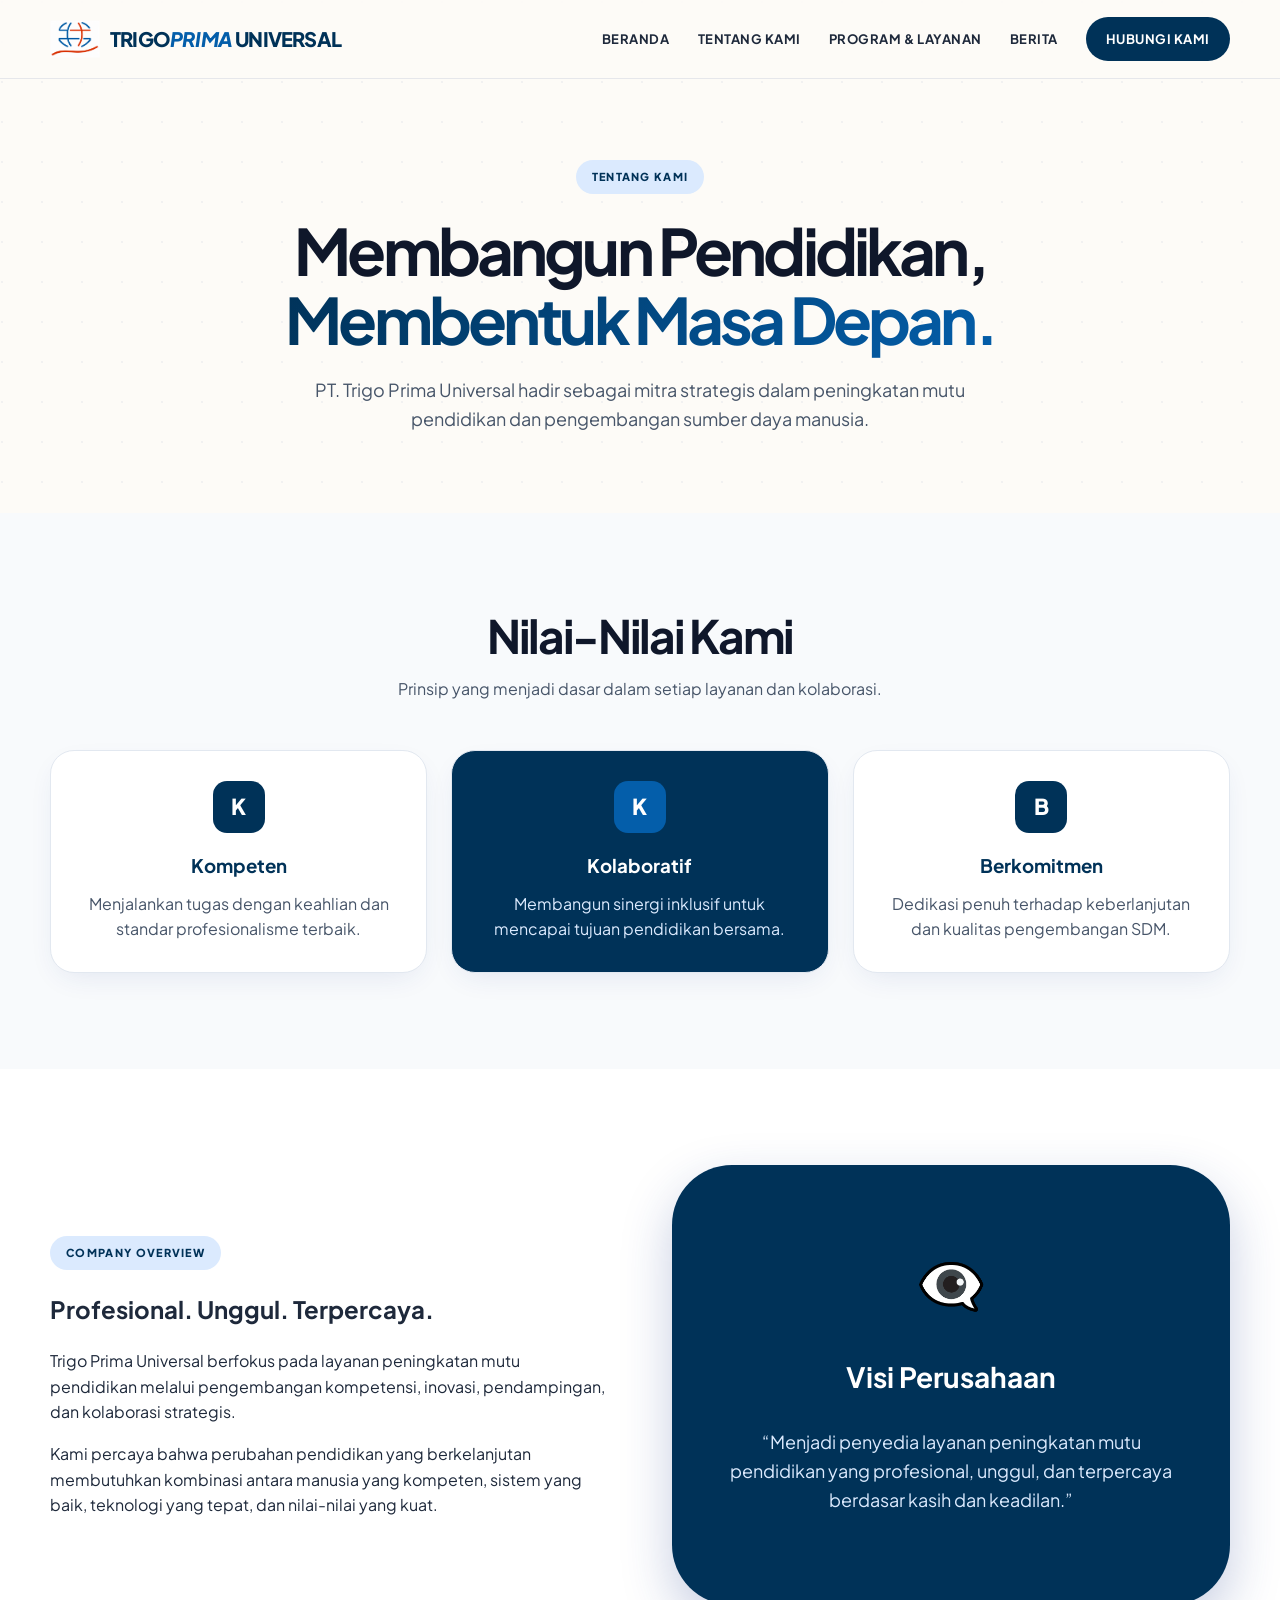
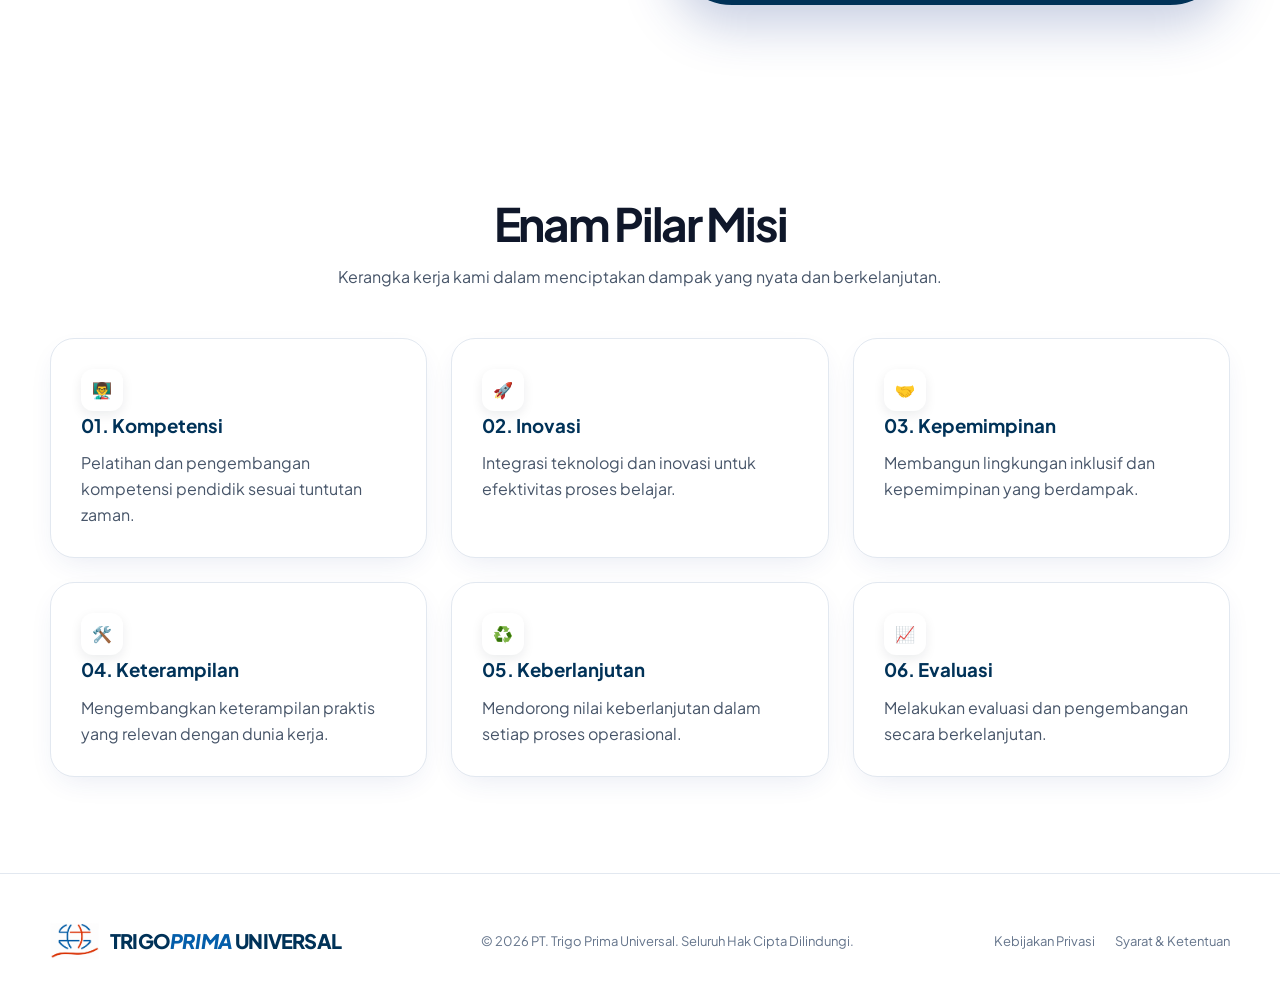
<file: trigo-prima-website-final/about.html>
<!DOCTYPE html>
<html lang="id">
<head>
    <meta charset="UTF-8">
    <meta name="viewport" content="width=device-width, initial-scale=1.0">
    <title>Tentang Kami | PT. Trigo Prima Universal</title>
    <link rel="stylesheet" href="style.css">
    
</head>
<body>
    <div id="site-header"></div>

    
<main>
    <section class="page-hero">
        <div class="container">
            <span class="eyebrow">Tentang Kami</span>
            <h1>Membangun Pendidikan,<br><span class="gradient-text">Membentuk Masa Depan.</span></h1>
            <p>PT. Trigo Prima Universal hadir sebagai mitra strategis dalam peningkatan mutu pendidikan dan pengembangan sumber daya manusia.</p>
        </div>
    </section>

    <section class="section section-muted">
        <div class="container">
            <div class="section-heading">
                <h2>Nilai-Nilai Kami</h2>
                <p>Prinsip yang menjadi dasar dalam setiap layanan dan kolaborasi.</p>
            </div>
            <div class="grid-3">
                <div class="card value-card"><div class="value-icon">K</div><h3>Kompeten</h3><p>Menjalankan tugas dengan keahlian dan standar profesionalisme terbaik.</p></div>
                <div class="card value-card featured"><div class="value-icon">K</div><h3>Kolaboratif</h3><p>Membangun sinergi inklusif untuk mencapai tujuan pendidikan bersama.</p></div>
                <div class="card value-card"><div class="value-icon">B</div><h3>Berkomitmen</h3><p>Dedikasi penuh terhadap keberlanjutan dan kualitas pengembangan SDM.</p></div>
            </div>
        </div>
    </section>

    <section class="section section-light">
        <div class="container split">
            <div>
                <span class="badge">Company Overview</span>
                <h2>Profesional. Unggul. Terpercaya.</h2>
                <p>Trigo Prima Universal berfokus pada layanan peningkatan mutu pendidikan melalui pengembangan kompetensi, inovasi, pendampingan, dan kolaborasi strategis.</p>
                <p>Kami percaya bahwa perubahan pendidikan yang berkelanjutan membutuhkan kombinasi antara manusia yang kompeten, sistem yang baik, teknologi yang tepat, dan nilai-nilai yang kuat.</p>
            </div>
           <div class="vision-box">
                    <div>
                        <div style="font-size:56px;margin-bottom:18px;">👁️‍🗨️</div>
                        <h3>Visi Perusahaan</h3>
                        <p>“Menjadi penyedia layanan peningkatan mutu pendidikan yang profesional, unggul, dan terpercaya berdasar kasih dan keadilan.”</p>
                    </div>
                </div>
        </div>
    </section>

    <section class="section section-light">
        <div class="container">
            <div class="section-heading">
                <h2>Enam Pilar Misi</h2>
                <p>Kerangka kerja kami dalam menciptakan dampak yang nyata dan berkelanjutan.</p>
            </div>
            <div class="grid-3">
                <div class="card"><span class="mission-icon">👨‍🏫</span><h3>01. Kompetensi</h3><p>Pelatihan dan pengembangan kompetensi pendidik sesuai tuntutan zaman.</p></div>
                <div class="card"><span class="mission-icon">🚀</span><h3>02. Inovasi</h3><p>Integrasi teknologi dan inovasi untuk efektivitas proses belajar.</p></div>
                <div class="card"><span class="mission-icon">🤝</span><h3>03. Kepemimpinan</h3><p>Membangun lingkungan inklusif dan kepemimpinan yang berdampak.</p></div>
                <div class="card"><span class="mission-icon">🛠️</span><h3>04. Keterampilan</h3><p>Mengembangkan keterampilan praktis yang relevan dengan dunia kerja.</p></div>
                <div class="card"><span class="mission-icon">♻️</span><h3>05. Keberlanjutan</h3><p>Mendorong nilai keberlanjutan dalam setiap proses operasional.</p></div>
                <div class="card"><span class="mission-icon">📈</span><h3>06. Evaluasi</h3><p>Melakukan evaluasi dan pengembangan secara berkelanjutan.</p></div>
            </div>
        </div>
    </section>
    
</main>

    <div id="site-footer"></div>

    <script src="components.js"></script>
    
</body>
</html>
</file>
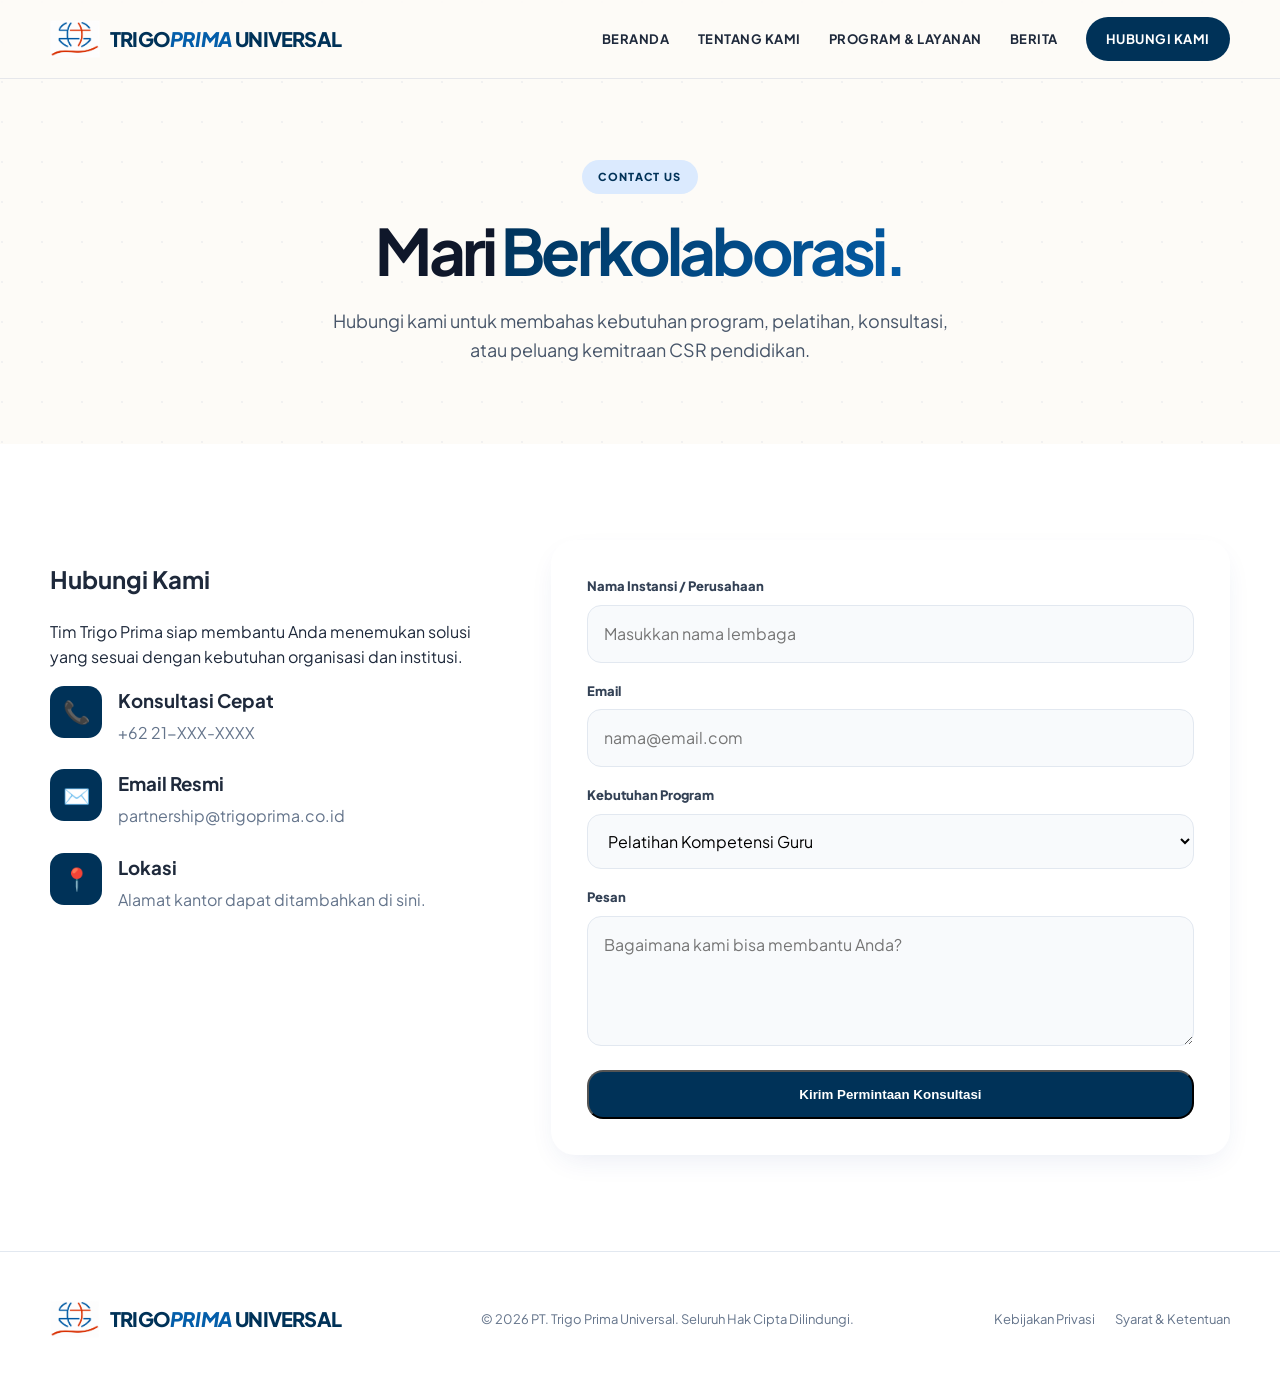
<file: trigo-prima-website-final/contact.html>
<!DOCTYPE html>
<html lang="id">
<head>
    <meta charset="UTF-8">
    <meta name="viewport" content="width=device-width, initial-scale=1.0">
    <title>Contact Us | PT. Trigo Prima Universal</title>
    <link rel="stylesheet" href="style.css">
    
</head>
<body>
    <div id="site-header"></div>

    
<main>
    <section class="page-hero">
        <div class="container">
            <span class="eyebrow">Contact Us</span>
            <h1>Mari <span class="gradient-text">Berkolaborasi.</span></h1>
            <p>Hubungi kami untuk membahas kebutuhan program, pelatihan, konsultasi, atau peluang kemitraan CSR pendidikan.</p>
        </div>
    </section>

    <section class="section section-light">
        <div class="container contact-layout">
            <div>
                <h2>Hubungi Kami</h2>
                <p>Tim Trigo Prima siap membantu Anda menemukan solusi yang sesuai dengan kebutuhan organisasi dan institusi.</p>

                <div class="contact-list">
                    <div class="contact-item">
                        <div class="contact-icon">📞</div>
                        <div><h3>Konsultasi Cepat</h3><p>+62 21-XXX-XXXX</p></div>
                    </div>
                    <div class="contact-item">
                        <div class="contact-icon">✉️</div>
                        <div><h3>Email Resmi</h3><p>partnership@trigoprima.co.id</p></div>
                    </div>
                    <div class="contact-item">
                        <div class="contact-icon">📍</div>
                        <div><h3>Lokasi</h3><p>Alamat kantor dapat ditambahkan di sini.</p></div>
                    </div>
                </div>
            </div>

            <div class="form-card">
                <form id="contactForm">
                    <div class="form-group">
                        <label for="institution">Nama Instansi / Perusahaan</label>
                        <input id="institution" type="text" required placeholder="Masukkan nama lembaga">
                    </div>

                    <div class="form-group">
                        <label for="email">Email</label>
                        <input id="email" type="email" required placeholder="nama@email.com">
                    </div>

                    <div class="form-group">
                        <label for="program">Kebutuhan Program</label>
                        <select id="program">
                            <option>Pelatihan Kompetensi Guru</option>
                            <option>Program Bina Karakter</option>
                            <option>Kerjasama CSR</option>
                            <option>Konsultasi Pendidikan</option>
                            <option>Lainnya</option>
                        </select>
                    </div>

                    <div class="form-group">
                        <label for="message">Pesan</label>
                        <textarea id="message" placeholder="Bagaimana kami bisa membantu Anda?"></textarea>
                    </div>

                    <button type="submit" class="btn btn-primary" style="width:100%;">Kirim Permintaan Konsultasi</button>
                </form>
            </div>
        </div>
    </section>
</main>

    <div id="site-footer"></div>

    <script src="components.js"></script>
    
<script>
    document.getElementById('contactForm')?.addEventListener('submit', function(event) {
        event.preventDefault();

        const button = this.querySelector('button');
        const originalText = button.textContent;

        button.disabled = true;
        button.textContent = 'Mengirim...';

        setTimeout(() => {
            alert('Terima kasih! Pesan Anda telah kami terima. Tim Trigo Prima akan segera menghubungi Anda.');
            this.reset();
            button.disabled = false;
            button.textContent = originalText;
        }, 1000);
    });
</script>
</body>
</html>
</file>
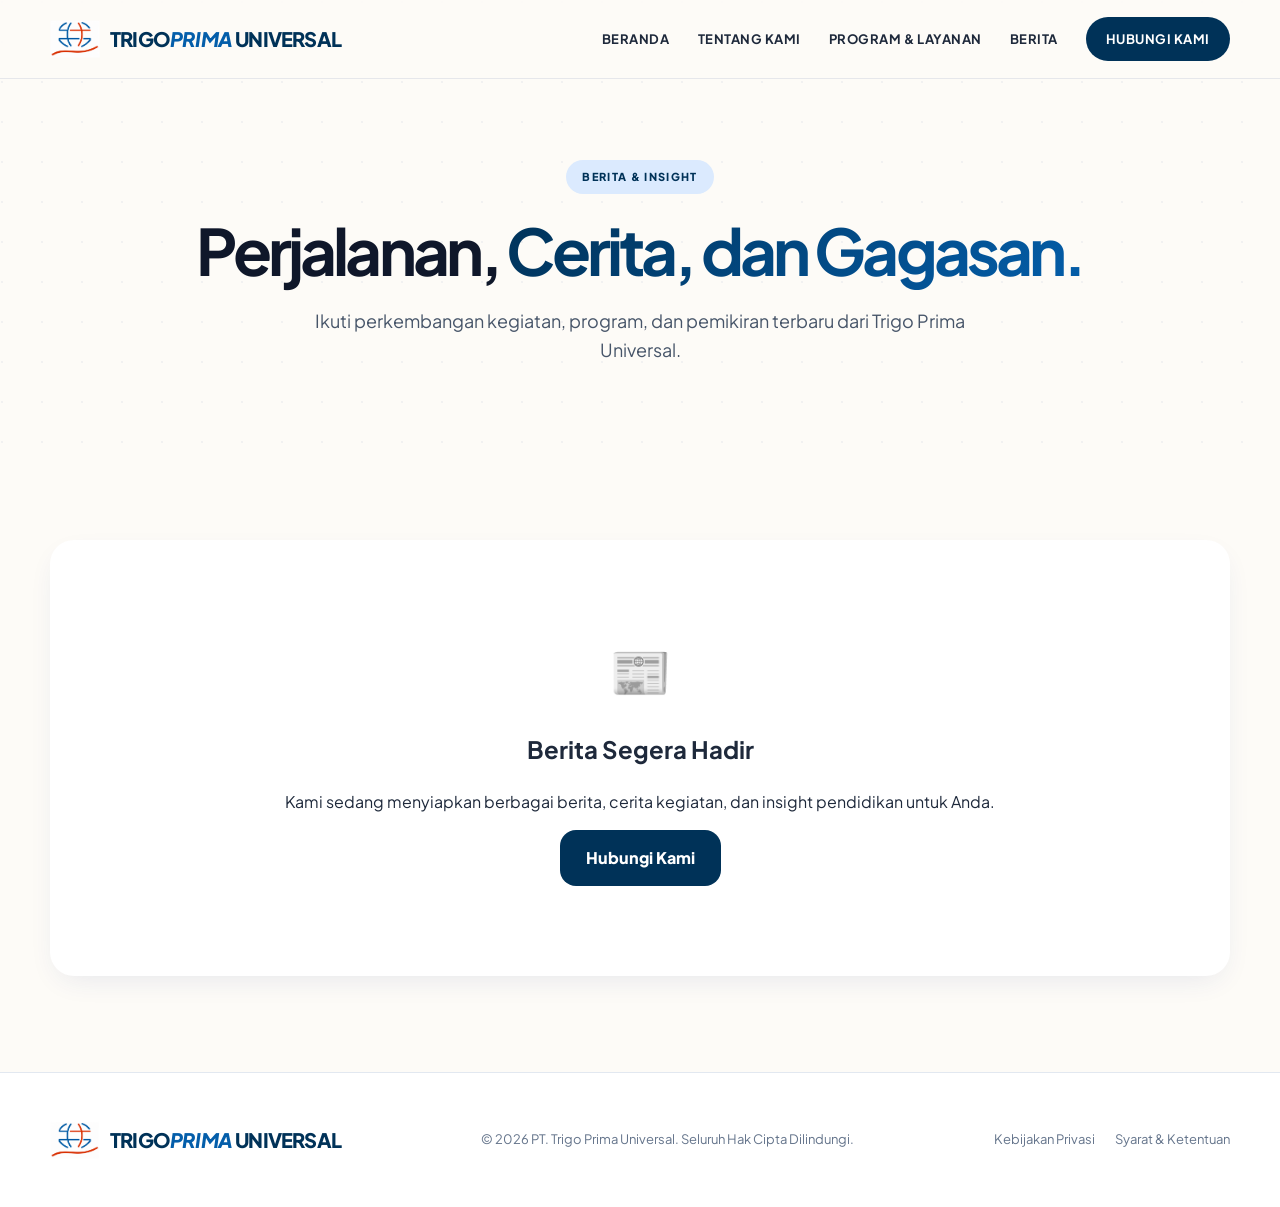
<file: trigo-prima-website-final/news.html>
<!DOCTYPE html>
<html lang="id">
<head>
    <meta charset="UTF-8">
    <meta name="viewport" content="width=device-width, initial-scale=1.0">
    <title>Berita & Insight | PT. Trigo Prima Universal</title>
    <link rel="stylesheet" href="style.css">
    
</head>
<body>
    <div id="site-header"></div>
    
<main>
    <section class="page-hero">
        <div class="container">
            <span class="eyebrow">Berita & Insight</span>
            <h1>Perjalanan, <span class="gradient-text">Cerita, dan Gagasan.</span></h1>
            <p>Ikuti perkembangan kegiatan, program, dan pemikiran terbaru dari Trigo Prima Universal.</p>
        </div>
    </section>

    <section class="section">
        <div class="container">
            <div class="empty-news">
                <div class="empty-news-icon">📰</div>
                <h2>Berita Segera Hadir</h2>
                <p>Kami sedang menyiapkan berbagai berita, cerita kegiatan, dan insight pendidikan untuk Anda.</p>
                <a href="contact.html" class="btn btn-primary">Hubungi Kami</a>
            </div>
        </div>
    </section>
</main>

    <div id="site-footer"></div>

    <script src="components.js"></script>
    
</body>
</html>
</file>
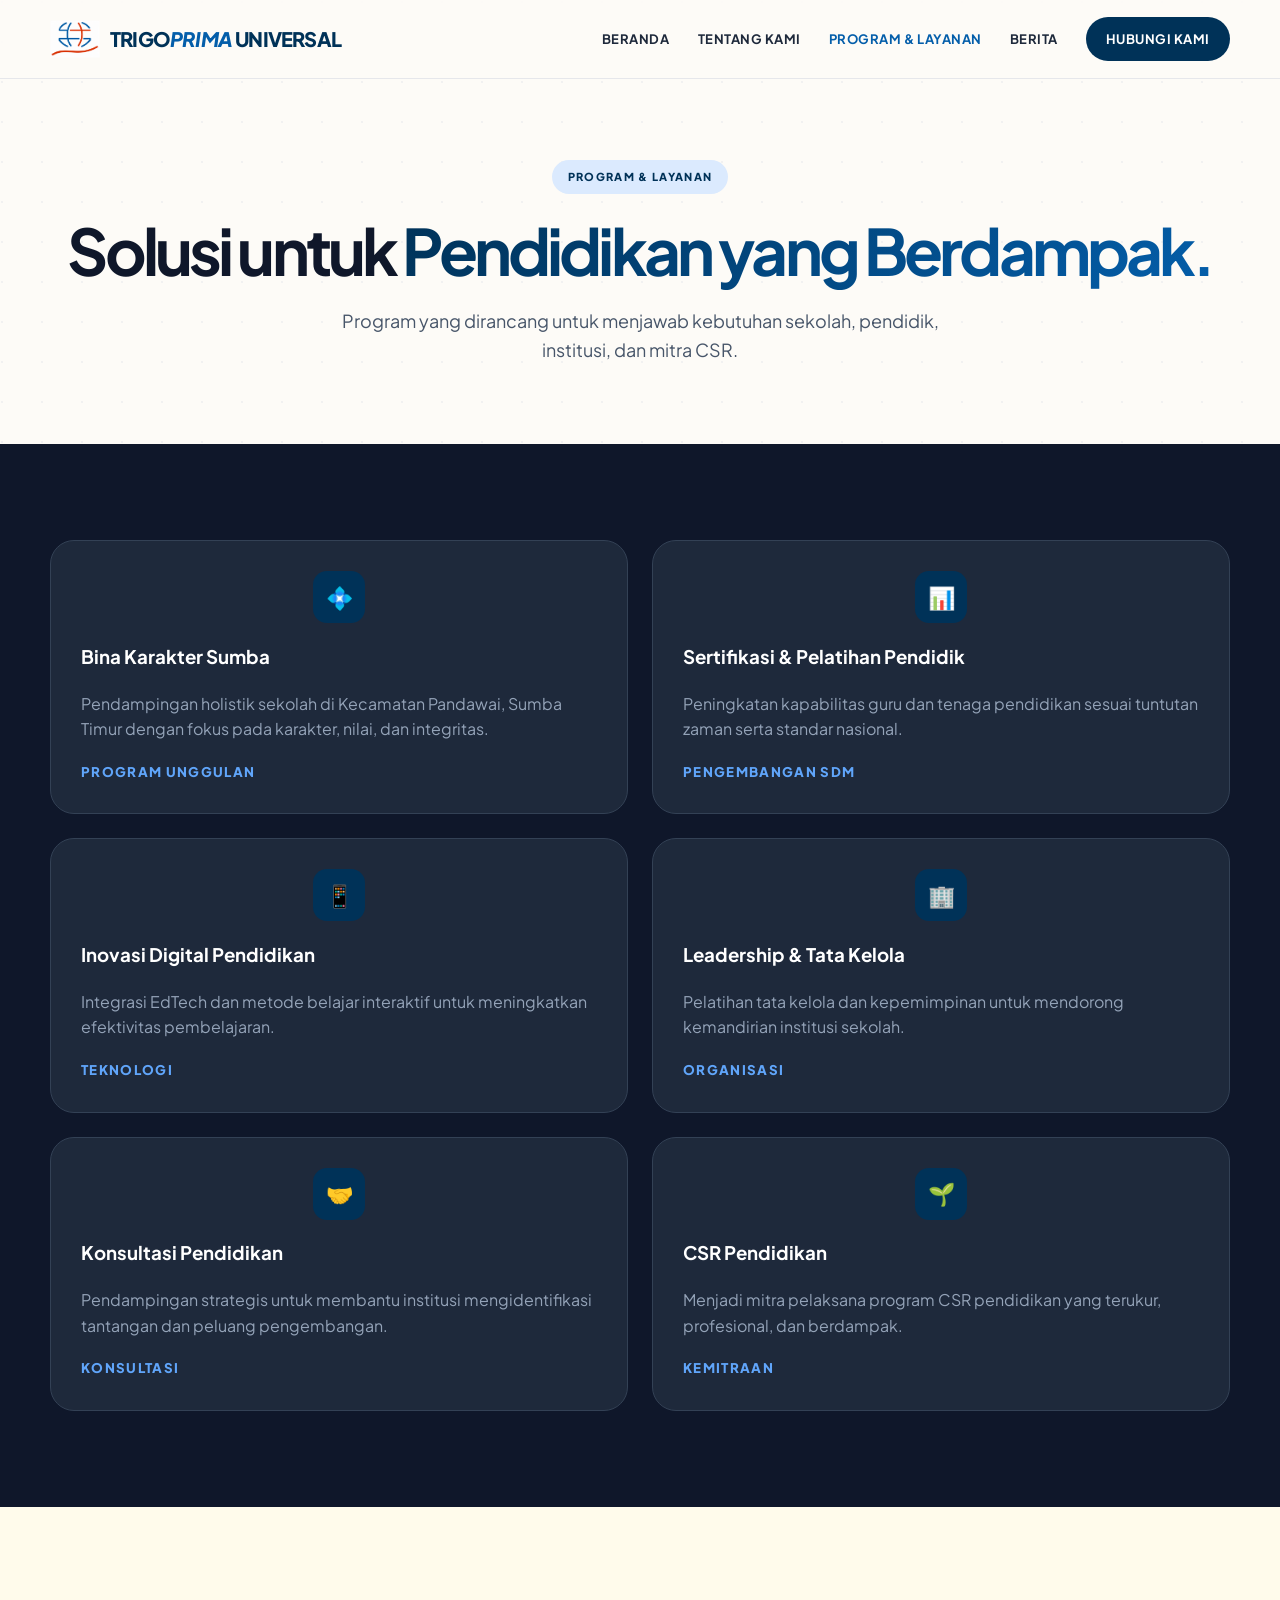
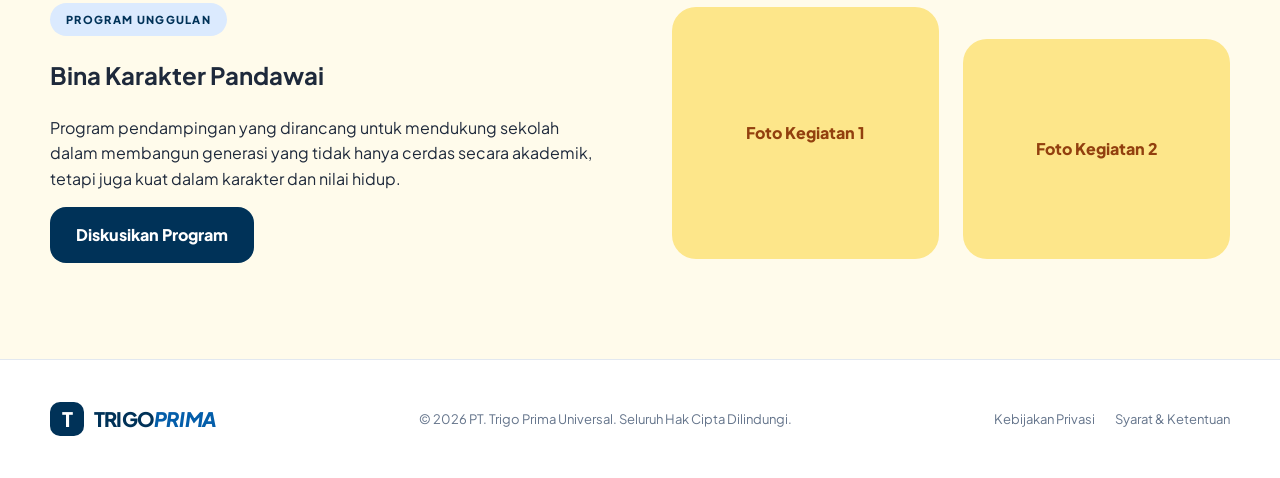
<file: trigo-prima-website-final/programs.html>
<!DOCTYPE html>
<html lang="id">
<head>
    <meta charset="UTF-8">
    <meta name="viewport" content="width=device-width, initial-scale=1.0">
    <title>Program & Layanan | PT. Trigo Prima Universal</title>
    <link rel="stylesheet" href="style.css">
    
</head>
<body>
    <div id="site-header"></div>

    
<main>
    <section class="page-hero">
        <div class="container">
            <span class="eyebrow">Program & Layanan</span>
            <h1>Solusi untuk <span class="gradient-text">Pendidikan yang Berdampak.</span></h1>
            <p>Program yang dirancang untuk menjawab kebutuhan sekolah, pendidik, institusi, dan mitra CSR.</p>
        </div>
    </section>

    <section class="section section-dark">
        <div class="container">
            <div class="grid-2">
                <div class="program-card"><div class="program-icon">💠</div><h3>Bina Karakter Sumba</h3><p>Pendampingan holistik sekolah di Kecamatan Pandawai, Sumba Timur dengan fokus pada karakter, nilai, dan integritas.</p><small>Program Unggulan</small></div>
                <div class="program-card"><div class="program-icon">📊</div><h3>Sertifikasi & Pelatihan Pendidik</h3><p>Peningkatan kapabilitas guru dan tenaga pendidikan sesuai tuntutan zaman serta standar nasional.</p><small>Pengembangan SDM</small></div>
                <div class="program-card"><div class="program-icon">📱</div><h3>Inovasi Digital Pendidikan</h3><p>Integrasi EdTech dan metode belajar interaktif untuk meningkatkan efektivitas pembelajaran.</p><small>Teknologi</small></div>
                <div class="program-card"><div class="program-icon">🏢</div><h3>Leadership & Tata Kelola</h3><p>Pelatihan tata kelola dan kepemimpinan untuk mendorong kemandirian institusi sekolah.</p><small>Organisasi</small></div>
                <div class="program-card"><div class="program-icon">🤝</div><h3>Konsultasi Pendidikan</h3><p>Pendampingan strategis untuk membantu institusi mengidentifikasi tantangan dan peluang pengembangan.</p><small>Konsultasi</small></div>
                <div class="program-card"><div class="program-icon">🌱</div><h3>CSR Pendidikan</h3><p>Menjadi mitra pelaksana program CSR pendidikan yang terukur, profesional, dan berdampak.</p><small>Kemitraan</small></div>
            </div>
        </div>
    </section>

    <section class="section case-study">
        <div class="container split">
            <div>
                <span class="badge">Program Unggulan</span>
                <h2>Bina Karakter Pandawai</h2>
                <p>Program pendampingan yang dirancang untuk mendukung sekolah dalam membangun generasi yang tidak hanya cerdas secara akademik, tetapi juga kuat dalam karakter dan nilai hidup.</p>
                <a href="contact.html" class="btn btn-primary">Diskusikan Program</a>
            </div>
            <div class="grid-2">
                <div class="case-image">Foto Kegiatan 1</div>
                <div class="case-image" style="margin-top:32px;">Foto Kegiatan 2</div>
            </div>
        </div>
    </section>
</main>

    <footer>
        <div class="container footer-inner">
            <a href="index.html" class="brand">
                <span class="brand-mark">T</span>
                <span>TRIGO<span class="brand-accent">PRIMA</span></span>
            </a>
            <p>© 2026 PT. Trigo Prima Universal. Seluruh Hak Cipta Dilindungi.</p>
            <div class="footer-links">
                <a href="#">Kebijakan Privasi</a>
                <a href="#">Syarat & Ketentuan</a>
            </div>
        </div>
    </footer>

    <script>
        fetch('header.html')
            .then(response => response.text())
            .then(html => {
                document.getElementById('site-header').innerHTML = html;

                const currentPage = 'programs';
                document.querySelector(`[data-page="${currentPage}"]`)?.classList.add('active');

                const toggle = document.querySelector('.menu-toggle');
                const links = document.querySelector('.nav-links');

                toggle?.addEventListener('click', () => {
                    const isOpen = links.classList.toggle('open');
                    toggle.setAttribute('aria-expanded', isOpen);
                });
            })
            .catch(error => console.error('Header gagal dimuat:', error));
    </script>
    
</body>
</html>
</file>
<file: trigo-prima-website-final/style.css>
@import url('https://fonts.googleapis.com/css2?family=Plus+Jakarta+Sans:wght@300;400;500;600;700;800&display=swap');

:root {
    --navy: #003258;
    --blue: #045EAA;
    --light-blue: #DBEAFE;
    --amber: #D82F02;
    --cream: #FDFBF7;
    --slate-900: #0F172A;
    --slate-800: #1E293B;
    --slate-700: #334155;
    --slate-600: #475569;
    --slate-500: #64748B;
    --slate-100: #F1F5F9;
    --white: #FFFFFF;
    --radius: 24px;
    --shadow: 0 10px 30px -10px rgba(30, 58, 138, .12);
}

* { box-sizing: border-box; }

html { scroll-behavior: smooth; }

body {
    margin: 0;
    font-family: 'Plus Jakarta Sans', sans-serif;
    background: var(--cream);
    color: var(--slate-800);
    line-height: 1.6;
}

a { color: inherit; text-decoration: none; }

img { max-width: 100%; display: block; }

.brand-logo {
    height: 50px;
    width: auto;
    display: block;
}

.container {
    width: min(1180px, calc(100% - 48px));
    margin-inline: auto;
}

.site-nav {
    position: fixed;
    inset: 0 0 auto;
    z-index: 1000;
    background: rgba(253, 251, 247, .86);
    backdrop-filter: blur(14px);
    border-bottom: 1px solid rgba(30, 58, 138, .1);
}

.nav-inner {
    min-height: 78px;
    display: flex;
    align-items: center;
    justify-content: space-between;
    gap: 24px;
}

.brand {
    display: inline-flex;
    align-items: center;
    gap: 10px;
    color: var(--navy);
    font-size: 20px;
    font-weight: 800;
    letter-spacing: -.04em;
}

.brand-mark {
    width: 34px;
    height: 34px;
    display: grid;
    place-items: center;
    border-radius: 10px;
    color: white;
    background: var(--navy);
    font-weight: 900;
}

.brand-accent {
    color: var(--blue);
    font-style: italic;
}

.nav-links {
    display: flex;
    align-items: center;
    gap: 28px;
    font-size: 13px;
    font-weight: 700;
    text-transform: uppercase;
    letter-spacing: .04em;
}

.nav-links a {
    transition: color .2s ease, transform .2s ease;
}

.nav-links a:hover,
.nav-links a.active {
    color: var(--blue);
}

.nav-cta {
    padding: 12px 20px;
    color: white !important;
    background: var(--navy);
    border-radius: 999px;
}

.nav-cta:hover { transform: translateY(-2px); }

.menu-toggle {
    display: none;
    border: 0;
    background: transparent;
    cursor: pointer;
}

.menu-toggle span {
    display: block;
    width: 24px;
    height: 2px;
    margin: 5px;
    background: var(--navy);
}

.hero {
    padding: 170px 0 100px;
    background-image: radial-gradient(circle at 2px 2px, rgba(30,58,138,.05) 1px, transparent 0);
    background-size: 40px 40px;
}

.hero-content { text-align: center; }

.eyebrow,
.badge {
    display: inline-block;
    padding: 8px 16px;
    border-radius: 999px;
    background: var(--light-blue);
    color: var(--navy);
    font-size: 11px;
    font-weight: 800;
    text-transform: uppercase;
    letter-spacing: .12em;
}

.hero h1,
.page-hero h1 {
    margin: 22px 0;
    color: var(--slate-900);
    font-size: clamp(42px, 7vw, 76px);
    line-height: 1.08;
    letter-spacing: -.06em;
}

.gradient-text {
    background: linear-gradient(135deg, var(--navy), var(--blue));
    -webkit-background-clip: text;
    -webkit-text-fill-color: transparent;
}

.hero p {
    max-width: 700px;
    margin: 0 auto 32px;
    color: var(--slate-600);
    font-size: 18px;
}

.button-row {
    display: flex;
    justify-content: center;
    flex-wrap: wrap;
    gap: 14px;
}

.btn {
    display: inline-flex;
    align-items: center;
    justify-content: center;
    padding: 15px 26px;
    border-radius: 16px;
    font-weight: 800;
    transition: .2s ease;
}

.btn:hover { transform: translateY(-2px); }

.btn-primary {
    color: white;
    background: var(--navy);
}

.btn-secondary {
    color: var(--slate-700);
    background: white;
    border: 1px solid #E2E8F0;
}

.section { padding: 96px 0; }

.section-light { background: white; }

.section-muted { background: #F8FAFC; }

.section-dark {
    color: white;
    background: var(--slate-900);
}

.section-heading {
    max-width: 700px;
    margin: 0 auto 48px;
    text-align: center;
}

.section-heading h2 {
    margin: 0 0 14px;
    color: var(--slate-900);
    font-size: clamp(30px, 5vw, 46px);
    line-height: 1.15;
    letter-spacing: -.05em;
}

.section-dark .section-heading h2 { color: white; }

.section-heading p {
    margin: 0;
    color: var(--slate-600);
}

.section-dark .section-heading p { color: #94A3B8; }

.grid-3,
.grid-4,
.grid-2 {
    display: grid;
    gap: 24px;
}

.grid-2 { grid-template-columns: repeat(2, 1fr); }
.grid-3 { grid-template-columns: repeat(3, 1fr); }
.grid-4 { grid-template-columns: repeat(4, 1fr); }

.card {
    padding: 30px;
    background: white;
    border: 1px solid #E2E8F0;
    border-radius: var(--radius);
    box-shadow: var(--shadow);
}

.card h3,
.card h4 {
    margin: 0 0 10px;
    color: var(--navy);
}

.card p { margin: 0; color: var(--slate-600); }

.value-card { text-align: center; }

.value-icon,
.program-icon,
.contact-icon {
    width: 52px;
    height: 52px;
    display: grid;
    place-items: center;
    margin: 0 auto 18px;
    border-radius: 14px;
    color: white;
    background: var(--navy);
    font-weight: 800;
    font-size: 22px;
}

.value-card.featured {
    color: white;
    background: var(--navy);
}

.value-card.featured h3 { color: white; }
.value-card.featured p { color: #DBEAFE; }
.value-card.featured .value-icon { background: var(--blue); }

.stats {
    display: grid;
    grid-template-columns: repeat(2, 1fr);
    gap: 16px;
    margin-top: 24px;
}

.stat {
    padding: 20px;
    border-radius: 16px;
    background: #F8FAFC;
}

.stat small {
    display: block;
    color: var(--slate-500);
    font-size: 11px;
    font-weight: 800;
    text-transform: uppercase;
}

.stat strong {
    display: block;
    margin-top: 4px;
    color: var(--navy);
    font-size: 28px;
}

.chart-box {
    min-height: 390px;
    padding: 30px;
    background: white;
    border-radius: var(--radius);
    box-shadow: var(--shadow);
}

.chart-container {
    position: relative;
    width: 100%;
    height: 280px;
}

.split {
    display: grid;
    grid-template-columns: 1fr 1fr;
    align-items: center;
    gap: 64px;
}

.mission-list {
    display: grid;
    gap: 12px;
}

.mission-item {
    display: flex;
    align-items: center;
    gap: 14px;
    padding: 15px;
    border-radius: 16px;
    background: #F8FAFC;
    font-weight: 700;
}

.mission-icon {
    width: 42px;
    height: 42px;
    display: grid;
    place-items: center;
    flex: 0 0 42px;
    border-radius: 12px;
    background: white;
    box-shadow: 0 4px 12px rgba(15, 23, 42, .08);
}

.vision-box {
    min-height: 440px;
    display: grid;
    place-items: center;
    padding: 50px;
    overflow: hidden;
    position: relative;
    text-align: center;
    color: white;
    background: var(--navy);
    border-radius: 60px;
    box-shadow: 0 20px 50px rgba(30, 58, 138, .25);
}

.vision-box h3 { font-size: 28px; }
.vision-box p { color: #DBEAFE; font-size: 18px; }

.program-card {
    padding: 30px;
    background: #1E293B;
    border: 1px solid #334155;
    border-radius: var(--radius);
    transition: .2s ease;
}

.program-card:hover {
    border-color: var(--blue);
    transform: translateY(-4px);
}

.program-card h3 { color: white; }
.program-card p { color: #94A3B8; }
.program-card small {
    color: #60A5FA;
    font-weight: 800;
    text-transform: uppercase;
    letter-spacing: .1em;
}

.case-study {
    background: #FFFBEB;
}

.case-image {
    min-height: 220px;
    display: grid;
    place-items: center;
    border-radius: 24px;
    background: #FDE68A;
    color: #92400E;
    font-weight: 800;
}

.page-hero {
    padding: 160px 0 80px;
    text-align: center;
    background-image: radial-gradient(circle at 2px 2px, rgba(30,58,138,.05) 1px, transparent 0);
    background-size: 40px 40px;
}

.page-hero h1 {
    font-size: clamp(40px, 6vw, 64px);
}

.page-hero p {
    max-width: 650px;
    margin: 0 auto;
    color: var(--slate-600);
    font-size: 18px;
}

.contact-layout {
    display: grid;
    grid-template-columns: .8fr 1.2fr;
    gap: 48px;
}

.contact-list {
    display: grid;
    gap: 24px;
}

.contact-item {
    display: flex;
    align-items: flex-start;
    gap: 16px;
}

.contact-icon {
    flex: 0 0 52px;
    margin: 0;
}

.contact-item h3 { margin: 0 0 4px; }
.contact-item p { margin: 0; color: var(--slate-500); }

.form-card {
    padding: 36px;
    background: white;
    border-radius: var(--radius);
    box-shadow: var(--shadow);
}

.form-group { margin-bottom: 18px; }

.form-group label {
    display: block;
    margin-bottom: 8px;
    color: var(--slate-700);
    font-size: 13px;
    font-weight: 800;
}

input,
select,
textarea {
    width: 100%;
    padding: 15px 16px;
    border: 1px solid #E2E8F0;
    border-radius: 14px;
    background: #F8FAFC;
    font: inherit;
    outline: none;
}

input:focus,
select:focus,
textarea:focus {
    border-color: var(--blue);
    box-shadow: 0 0 0 3px rgba(59,130,246,.12);
}

textarea {
    min-height: 130px;
    resize: vertical;
}

.empty-news {
    padding: 90px 30px;
    text-align: center;
    background: white;
    border-radius: var(--radius);
    box-shadow: var(--shadow);
}

.empty-news-icon { font-size: 50px; }

footer {
    padding: 42px 0;
    background: white;
    border-top: 1px solid #E2E8F0;
}

.footer-inner {
    display: flex;
    align-items: center;
    justify-content: space-between;
    gap: 24px;
}

.footer-inner p {
    margin: 0;
    color: var(--slate-500);
    font-size: 13px;
}

.footer-links {
    display: flex;
    gap: 20px;
    color: var(--slate-500);
    font-size: 13px;
}

@media (max-width: 900px) {
    .grid-4 { grid-template-columns: repeat(2, 1fr); }
    .split,
    .contact-layout { grid-template-columns: 1fr; }
}

@media (max-width: 700px) {
    .container { width: min(100% - 32px, 1180px); }

    .menu-toggle { display: block; }

    .nav-links {
        display: none;
        position: absolute;
        top: 78px;
        left: 16px;
        right: 16px;
        padding: 18px;
        flex-direction: column;
        align-items: stretch;
        gap: 8px;
        background: white;
        border-radius: 18px;
        box-shadow: var(--shadow);
    }

    .nav-links.open { display: flex; }

    .nav-links a { padding: 12px; }

    .grid-2,
    .grid-3,
    .grid-4,
    .stats { grid-template-columns: 1fr; }

    .section { padding: 72px 0; }

    .hero { padding-top: 140px; }

    .footer-inner {
        flex-direction: column;
        text-align: center;
    }

    .footer-links { flex-wrap: wrap; justify-content: center; }
}
</file>
